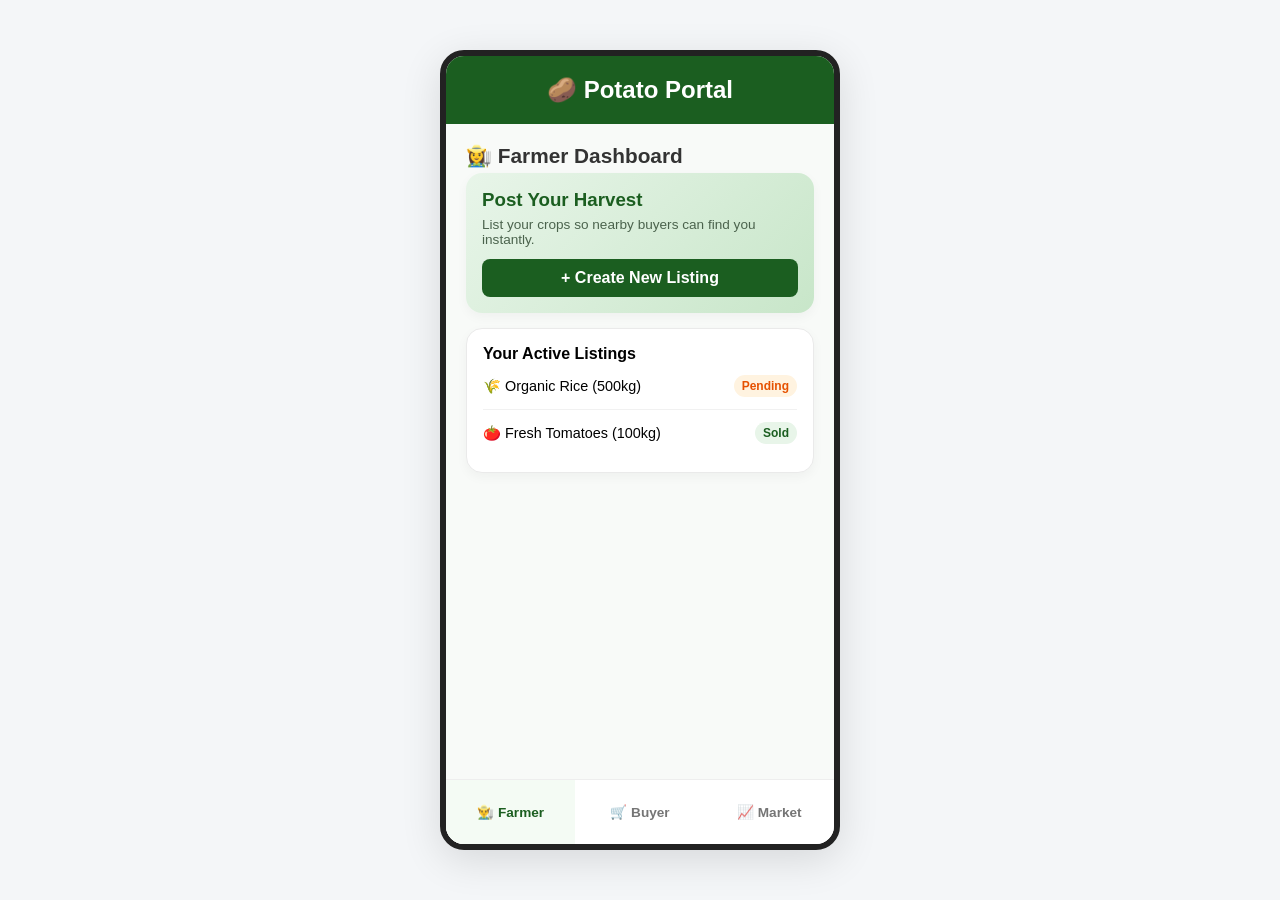
<file: index.html>
<!DOCTYPE html>
<html lang="en">
<head>
    <meta charset="UTF-8">
    <meta name="viewport" content="width=device-width, initial-scale=1.0">
    <title>Potato Portal - Farmer</title>
    <link rel="stylesheet" href="style.css">
</head>
<body>

    <div class="app-container">
        <header class="app-header">
            <h2>🥔 Potato Portal</h2>
        </header>
        
        <main class="app-content">
            <div class="section-title">👩‍🌾 Farmer Dashboard</div>
            
            <div class="card action-card">
                <h3>Post Your Harvest</h3>
                <p>List your crops so nearby buyers can find you instantly.</p>
                <a href="create-listing.html" class="primary-btn" style="text-align:center; display:block; text-decoration:none;">+ Create New Listing</a>
            </div>

            <div class="card">
                <h4>Your Active Listings</h4>
                <div id="dynamic-list"></div>
                
                <div class="item-row">
                    <span>🌾 Organic Rice (500kg)</span>
                    <span class="status status-pending">Pending</span>
                </div>
                <div class="item-row">
                    <span>🍅 Fresh Tomatoes (100kg)</span>
                    <span class="status status-success">Sold</span>
                </div>
            </div>
        </main>
        
        <nav class="app-nav">
            <a href="index.html" class="nav-btn active">👨‍🌾 Farmer</a>
            <a href="buyer.html" class="nav-btn">🛒 Buyer</a>
            <a href="market.html" class="nav-btn">📈 Market</a>
        </nav>
    </div>

    <script>
        window.onload = function() {
            const savedCrop = localStorage.getItem('newCrop');
            const savedQty = localStorage.getItem('newQty');
            const listDiv = document.getElementById('dynamic-list');
            
            if (savedCrop && savedQty && listDiv) {
                listDiv.innerHTML = `
                    <div class="item-row" style="background-color: #e8f5e9; padding: 12px 8px; border-radius: 8px; margin-bottom: 12px; border: 1px dashed #2e7d32;">
                        <span>📦 ${savedCrop} (${savedQty}kg)</span>
                        <span class="status status-success" style="background-color:#2e7d32; color:white;">Just Added</span>
                    </div>
                `;
            }
        }
    </script>
</body>
</html>
</file>
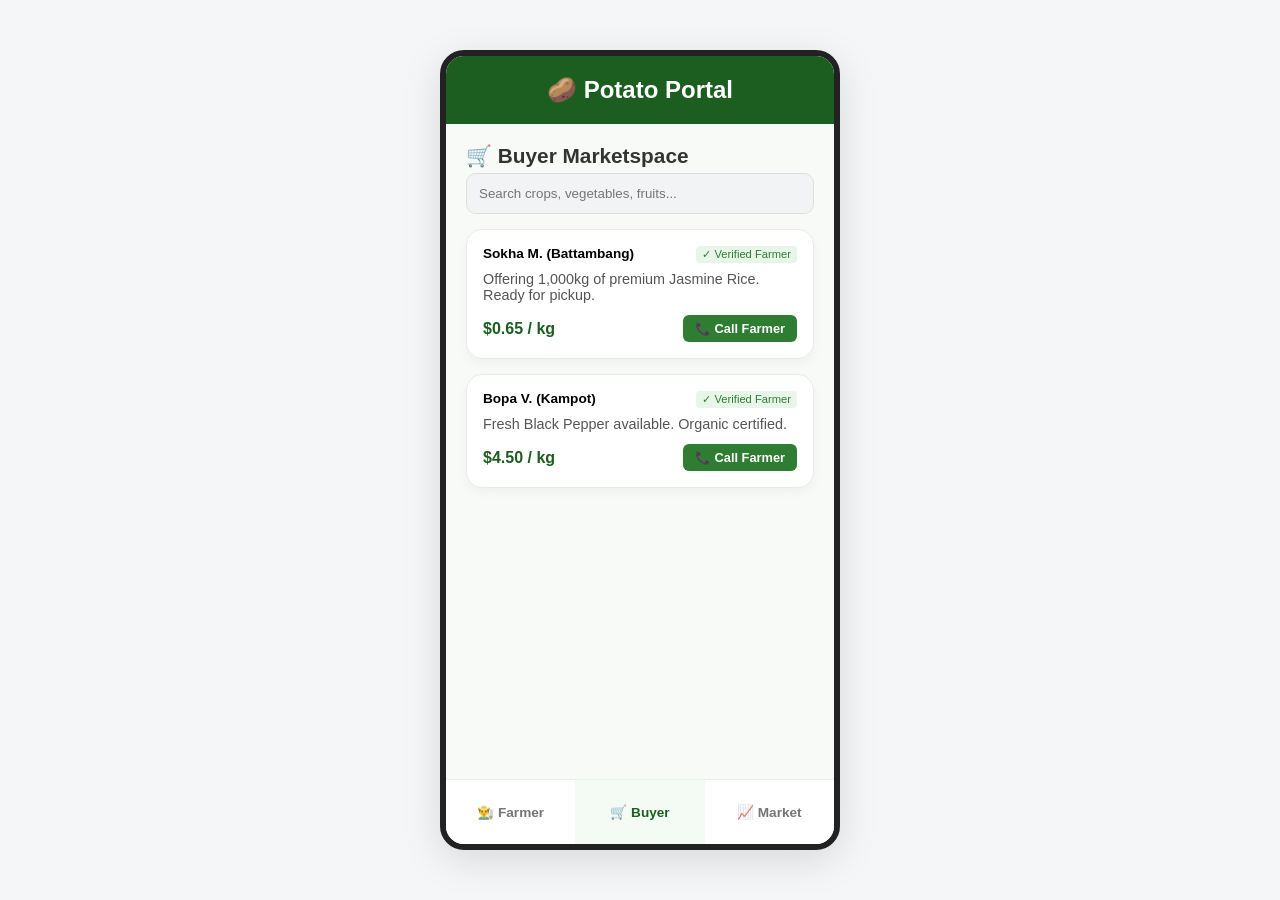
<file: buyer.html>
<!DOCTYPE html>
<html lang="en">
<head>
    <meta charset="UTF-8">
    <meta name="viewport" content="width=device-width, initial-scale=1.0">
    <title>Potato Portal - Buyer</title>
    <link rel="stylesheet" href="style.css">
</head>
<body>

    <div class="app-container">
        <header class="app-header">
            <h2>🥔 Potato Portal</h2>
        </header>
        
        <main class="app-content">
            <div class="section-title">🛒 Buyer Marketspace</div>
            
            <form onsubmit="event.preventDefault(); return false;" autocomplete="off">
                <div class="search-box">
                    <input type="text" id="searchInput" onkeyup="filterCrops()" placeholder="Search crops, vegetables, fruits...">
                </div>
            </form>

            <div class="card product-card searchable-card">
                <div class="product-header">
                    <strong>Sokha M. (Battambang)</strong>
                    <span class="verified-tag">✓ Verified Farmer</span>
                </div>
                <p class="product-details">Offering 1,000kg of premium Jasmine Rice. Ready for pickup.</p>
                <div class="product-footer">
                    <span class="price">$0.65 / kg</span>
                    <a href="tel:+85512345678" class="contact-btn" style="text-decoration:none;">📞 Call Farmer</a>
                </div>
            </div>

            <div class="card product-card searchable-card">
                <div class="product-header">
                    <strong>Bopa V. (Kampot)</strong>
                    <span class="verified-tag">✓ Verified Farmer</span>
                </div>
                <p class="product-details">Fresh Black Pepper available. Organic certified.</p>
                <div class="product-footer">
                    <span class="price">$4.50 / kg</span>
                    <a href="tel:+85587654321" class="contact-btn" style="text-decoration:none;">📞 Call Farmer</a>
                </div>
            </div>
        </main>
        
        <nav class="app-nav">
            <a href="index.html" class="nav-btn">👨‍🌾 Farmer</a>
            <a href="buyer.html" class="nav-btn active">🛒 Buyer</a>
            <a href="market.html" class="nav-btn">📈 Market</a>
        </nav>
    </div>

    <script>
        function filterCrops() {
            const input = document.getElementById('searchInput');
            const filter = input.value.toLowerCase();
            const cards = document.getElementsByClassName('searchable-card');

            for (let i = 0; i < cards.length; i++) {
                const detailsText = cards[i].getElementsByClassName('product-details')[0].innerText.toLowerCase();
                
                if (detailsText.includes(filter)) {
                    cards[i].style.display = "";
                } else {
                    cards[i].style.display = "none";
                }
            }
        }
    </script>
</body>
</html>
</file>
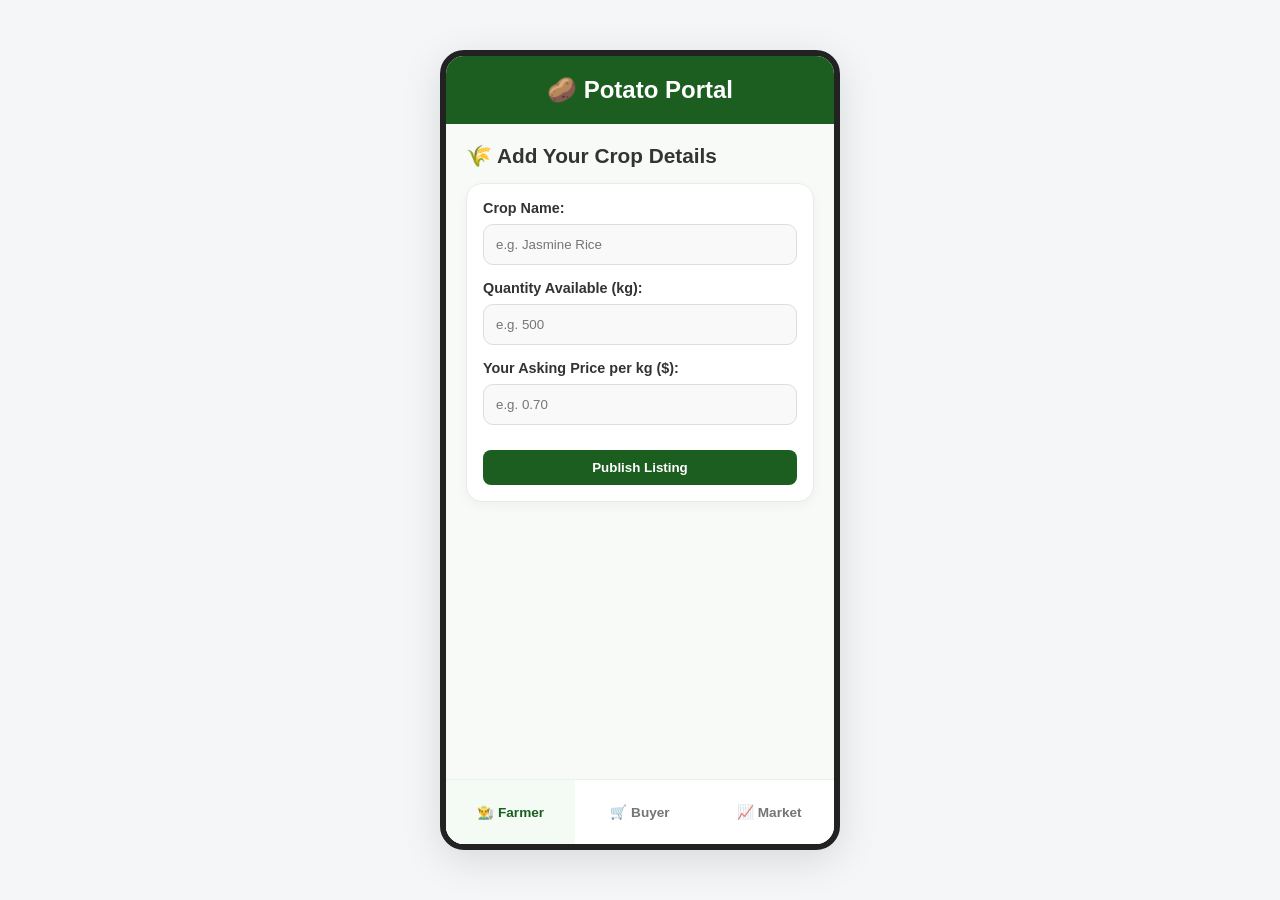
<file: create-listing.html>
<!DOCTYPE html>
<html lang="en">
<head>
    <meta charset="UTF-8">
    <meta name="viewport" content="width=device-width, initial-scale=1.0">
    <title>Potato Portal - Create Listing</title>
    <link rel="stylesheet" href="style.css">
</head>
<body>

    <div class="app-container">
        <header class="app-header">
            <h2>🥔 Potato Portal</h2>
        </header>
        
        <main class="app-content">
            <div class="section-title" style="margin-bottom: 15px;">🌾 Add Your Crop Details</div>
            
            <div class="card">
                <label style="display:block; margin-bottom:8px; font-weight:600; color:#333; font-size:0.9rem;">Crop Name:</label>
                <input type="text" id="cropName" placeholder="e.g. Jasmine Rice" style="width:100%; padding:12px; margin-bottom:15px; border:1px solid #ddd; border-radius:10px; background-color:#f9f9f9;">
                
                <label style="display:block; margin-bottom:8px; font-weight:600; color:#333; font-size:0.9rem;">Quantity Available (kg):</label>
                <input type="number" id="cropQty" placeholder="e.g. 500" style="width:100%; padding:12px; margin-bottom:15px; border:1px solid #ddd; border-radius:10px; background-color:#f9f9f9;">
                
                <label style="display:block; margin-bottom:8px; font-weight:600; color:#333; font-size:0.9rem;">Your Asking Price per kg ($):</label>
                <input type="text" placeholder="e.g. 0.70" style="width:100%; padding:12px; margin-bottom:25px; border:1px solid #ddd; border-radius:10px; background-color:#f9f9f9;">
                
                <button type="button" onclick="saveAndPublish()" class="primary-btn">Publish Listing</button>
            </div>
        </main>
        
        <nav class="app-nav">
            <a href="index.html" class="nav-btn active">👨‍🌾 Farmer</a>
            <a href="buyer.html" class="nav-btn">🛒 Buyer</a>
            <a href="market.html" class="nav-btn">📈 Market</a>
        </nav>
    </div>

    <script>
        function saveAndPublish() {
            const name = document.getElementById('cropName').value;
            const qty = document.getElementById('cropQty').value;
            
            if (name && qty) {
                // Save temporary values to browser cache
                localStorage.setItem('newCrop', name);
                localStorage.setItem('newQty', qty);
                // Return to the clean Farmer dashboard
                window.location.href = "index.html";
            } else {
                alert("Please fill in the Crop Name and Quantity!");
            }
        }
    </script>
</body>
</html>
</file>
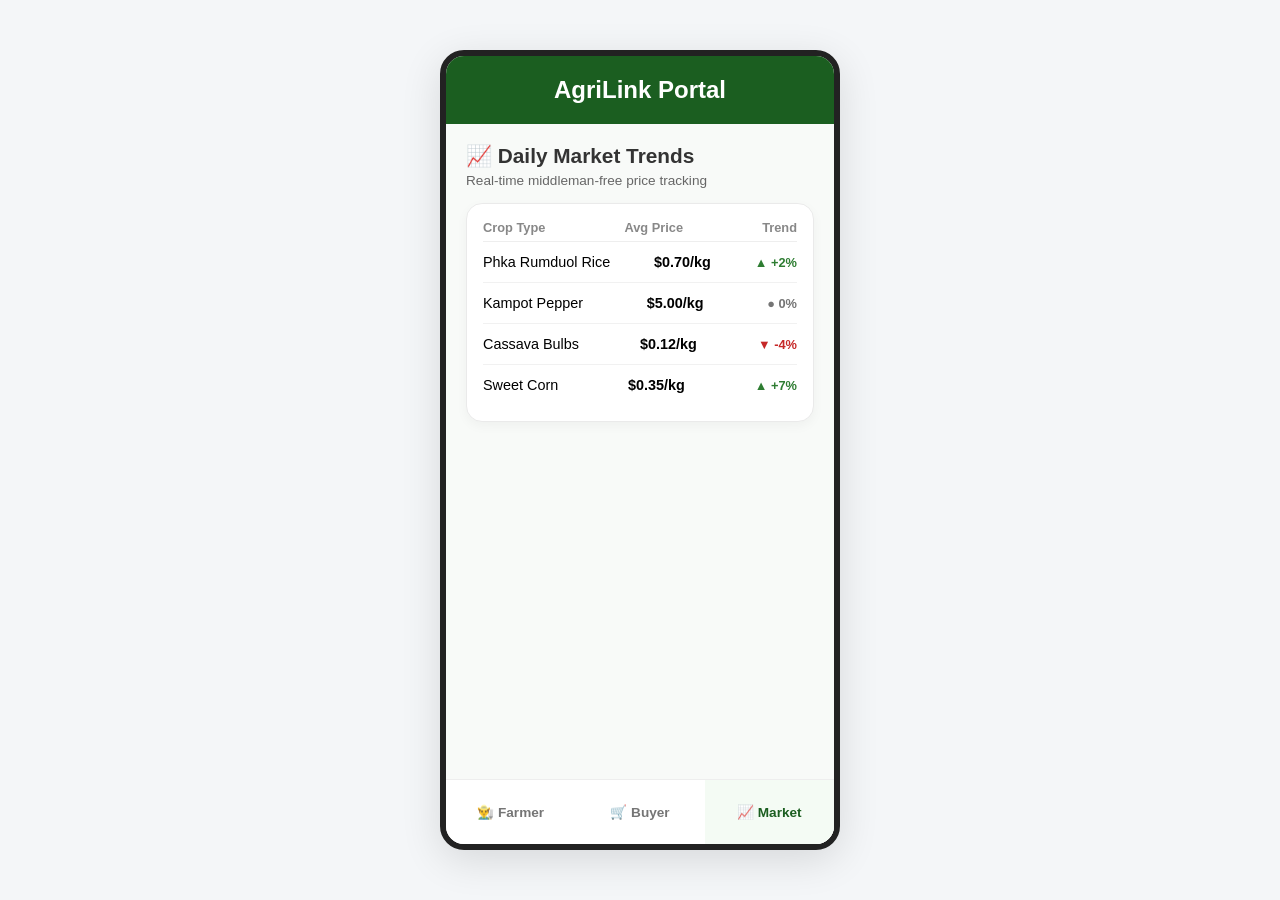
<file: market.html>
<!DOCTYPE html>
<html lang="en">
<head>
    <meta charset="UTF-8">
    <meta name="viewport" content="width=device-width, initial-scale=1.0">
    <title>AgriLink - Market</title>
    <link rel="stylesheet" href="style.css">
</head>
<body>

    <div class="app-container">
        <!-- App Header -->
        <header class="app-header">
            <h2>AgriLink Portal</h2>
        </header>
        
        <!-- Main Content Area -->
        <main class="app-content">
            <div class="section-title">📈 Daily Market Trends</div>
            <p class="subtitle">Real-time middleman-free price tracking</p>
            
            <!-- Price Table Card -->
            <div class="card">
                <div class="table-header">
                    <span>Crop Type</span>
                    <span>Avg Price</span>
                    <span>Trend</span>
                </div>
                <hr class="divider">
                <div class="table-row">
                    <span>Phka Rumduol Rice</span>
                    <strong>$0.70/kg</strong>
                    <span class="trend up">▲ +2%</span>
                </div>
                <div class="table-row">
                    <span>Kampot Pepper</span>
                    <strong>$5.00/kg</strong>
                    <span class="trend stable">● 0%</span>
                </div>
                <div class="table-row">
                    <span>Cassava Bulbs</span>
                    <strong>$0.12/kg</strong>
                    <span class="trend down">▼ -4%</span>
                </div>
                <div class="table-row">
                    <span>Sweet Corn</span>
                    <strong>$0.35/kg</strong>
                    <span class="trend up">▲ +7%</span>
                </div>
            </div>
        </main>
        
        <!-- Bottom Navigation Bar -->
        <nav class="app-nav">
            <a href="index.html" class="nav-btn">👨‍🌾 Farmer</a>
            <a href="buyer.html" class="nav-btn">🛒 Buyer</a>
            <a href="market.html" class="nav-btn active">📈 Market</a>
        </nav>
    </div>

</body>
</html>
</file>
<file: style.css>
/* Global Reset */
* {
    margin: 0;
    padding: 0;
    box-sizing: border-box;
    font-family: -apple-system, BlinkMacSystemFont, "Segoe UI", Roboto, Helvetica, Arial, sans-serif;
}

body {
    background-color: #f4f6f8;
    display: flex;
    justify-content: center;
    align-items: center;
    min-height: 100vh;
}

/* Smartphone Wrapper Simulation */
.app-container {
    width: 100%;
    max-width: 400px;
    height: 100vh;
    max-height: 800px;
    background-color: #ffffff;
    display: flex;
    flex-direction: column;
    box-shadow: 0 10px 40px rgba(0, 0, 0, 0.12);
    border-radius: 24px;
    overflow: hidden;
    position: relative;
    border: 6px solid #222; /* Fakes a phone screen border */
}

/* Header */
.app-header {
    background-color: #1b5e20;
    color: white;
    text-align: center;
    padding: 20px;
    font-weight: 700;
}

/* Content Frame */
.app-content {
    flex: 1;
    padding: 20px;
    overflow-y: auto;
    background-color: #f8faf8;
}

.section-title {
    font-size: 1.3rem;
    font-weight: 700;
    color: #333;
    margin-bottom: 5px;
}

.subtitle {
    font-size: 0.85rem;
    color: #666;
    margin-bottom: 15px;
}

/* Standard Cards */
.card {
    background: white;
    border-radius: 16px;
    padding: 16px;
    margin-bottom: 15px;
    box-shadow: 0 4px 12px rgba(0,0,0,0.04);
    border: 1px solid #eaeaea;
}

.action-card {
    background: linear-gradient(135deg, #e8f5e9, #c8e6c9);
    border: none;
}

.action-card h3 {
    color: #1b5e20;
    margin-bottom: 6px;
}

.action-card p {
    font-size: 0.85rem;
    color: #4b634d;
    margin-bottom: 12px;
}

/* Buttons */
.primary-btn {
    background-color: #1b5e20;
    color: white;
    border: none;
    padding: 10px 16px;
    border-radius: 8px;
    font-weight: 600;
    cursor: pointer;
    width: 100%;
}

.contact-btn {
    background-color: #2e7d32;
    color: white;
    border: none;
    padding: 6px 12px;
    border-radius: 6px;
    font-size: 0.8rem;
    font-weight: 600;
    cursor: pointer;
}

/* Rows and Lists */
.item-row, .table-row {
    display: flex;
    justify-content: space-between;
    align-items: center;
    padding: 12px 0;
    border-bottom: 1px solid #f1f1f1;
    font-size: 0.9rem;
}

.item-row:last-child, .table-row:last-child {
    border-bottom: none;
}

/* Tags and Badges */
.status {
    padding: 4px 8px;
    border-radius: 20px;
    font-size: 0.75rem;
    font-weight: 600;
}
.status-pending { background-color: #fff3e0; color: #e65100; }
.status-success { background-color: #e8f5e9; color: #1b5e20; }

.verified-tag {
    font-size: 0.7rem;
    color: #2e7d32;
    background: #e8f5e9;
    padding: 2px 6px;
    border-radius: 4px;
}

/* Search Bar Mock */
.search-box input {
    width: 100%;
    padding: 12px;
    border: 1px solid #ddd;
    border-radius: 10px;
    margin-bottom: 15px;
    background-color: #f1f3f4;
}

/* Feed Cards */
.product-header {
    display: flex;
    justify-content: space-between;
    margin-bottom: 8px;
    font-size: 0.85rem;
}
.product-details {
    font-size: 0.9rem;
    color: #555;
    margin-bottom: 12px;
}
.product-footer {
    display: flex;
    justify-content: space-between;
    align-items: center;
}
.price {
    font-weight: 700;
    color: #1b5e20;
}

/* Data Table Elements */
.table-header {
    display: flex;
    justify-content: space-between;
    font-size: 0.8rem;
    color: #888;
    font-weight: 600;
    margin-bottom: 6px;
}
.divider { border: 0; border-top: 1px solid #eee; }
.trend { font-size: 0.8rem; font-weight: 600; }
.trend.up { color: #2e7d32; }
.trend.stable { color: #757575; }
.trend.down { color: #c62828; }

/* Bottom Tab Navigation Bar */
.app-nav {
    display: flex;
    background-color: #ffffff;
    border-top: 1px solid #eee;
    height: 65px;
}

.nav-btn {
    flex: 1;
    text-decoration: none;
    color: #757575;
    font-size: 0.85rem;
    font-weight: 600;
    display: flex;
    flex-direction: column;
    align-items: center;
    justify-content: center;
    transition: background 0.2s;
}

.nav-btn.active {
    color: #1b5e20;
    background-color: #f4fbf4;
}
</file>
